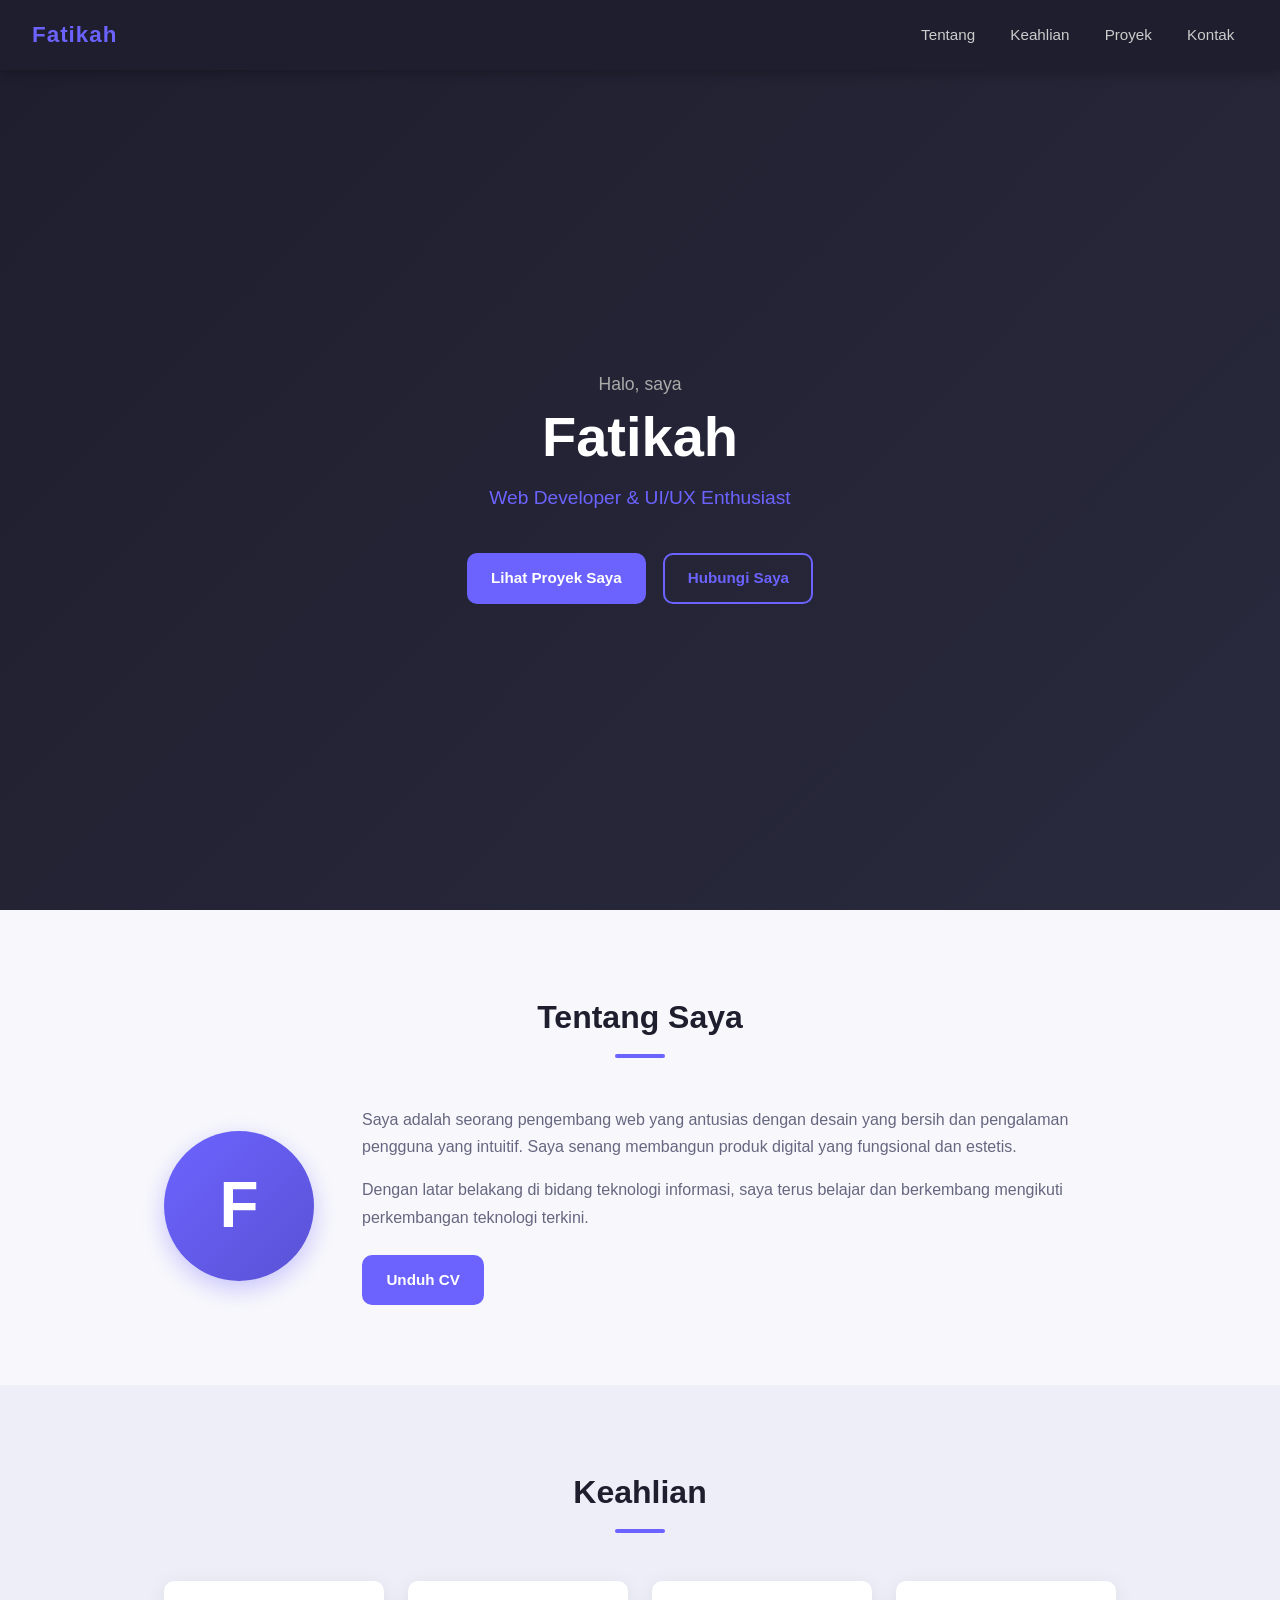
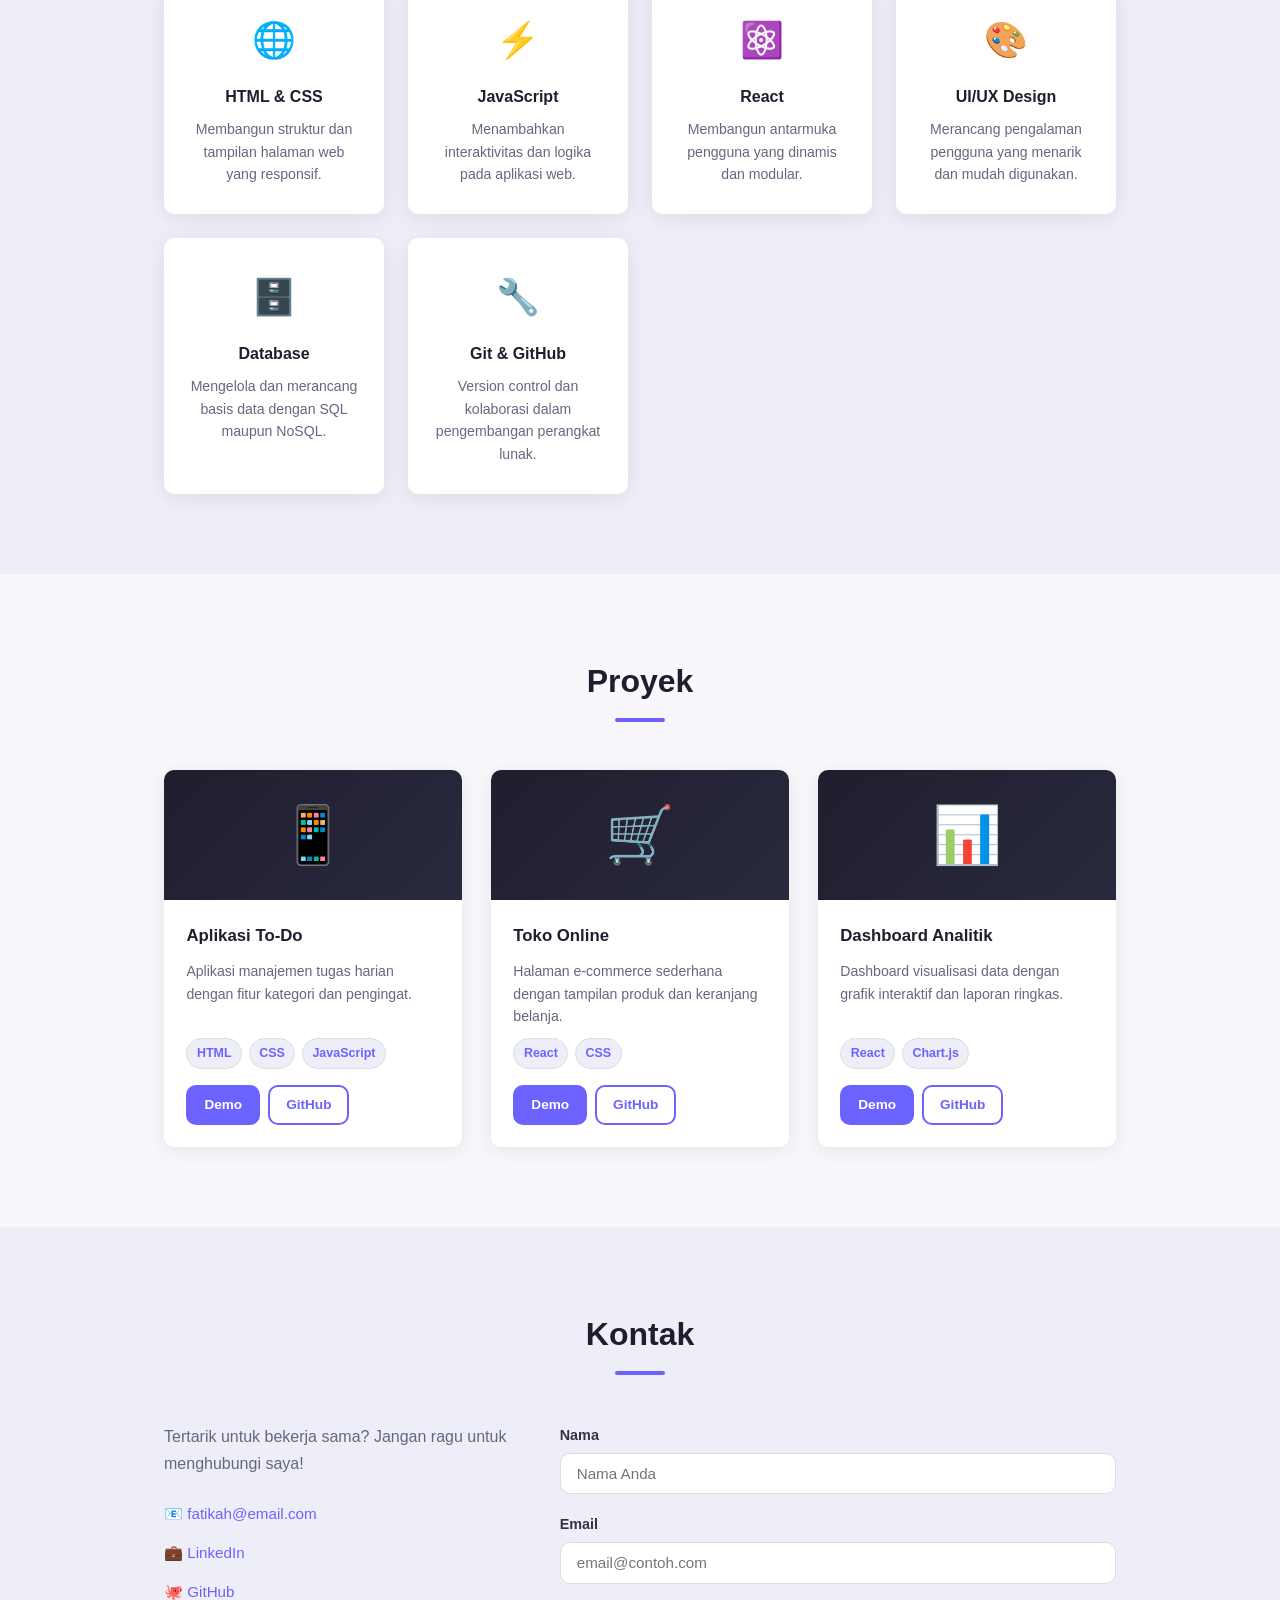
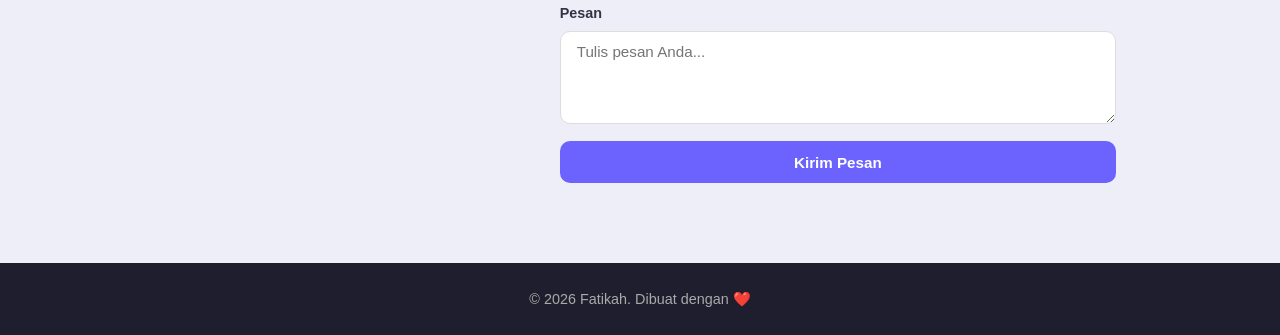
<file: index.html>
<!DOCTYPE html>
<html lang="id">
<head>
  <meta charset="UTF-8" />
  <meta name="viewport" content="width=device-width, initial-scale=1.0" />
  <title>Portofolio - Fatikah</title>
  <link rel="stylesheet" href="style.css" />
</head>
<body>

  <!-- Navigation -->
  <nav class="navbar">
    <div class="nav-brand">Fatikah</div>
    <ul class="nav-links">
      <li><a href="#about">Tentang</a></li>
      <li><a href="#skills">Keahlian</a></li>
      <li><a href="#projects">Proyek</a></li>
      <li><a href="#contact">Kontak</a></li>
    </ul>
  </nav>

  <!-- Hero Section -->
  <section class="hero" id="home">
    <div class="hero-content">
      <p class="hero-greeting">Halo, saya</p>
      <h1 class="hero-name">Fatikah</h1>
      <p class="hero-tagline">Web Developer &amp; UI/UX Enthusiast</p>
      <a href="#projects" class="btn btn-primary">Lihat Proyek Saya</a>
      <a href="#contact" class="btn btn-outline">Hubungi Saya</a>
    </div>
  </section>

  <!-- About Section -->
  <section class="section" id="about">
    <div class="container">
      <h2 class="section-title">Tentang Saya</h2>
      <div class="about-content">
        <div class="about-avatar">
          <div class="avatar-placeholder">F</div>
        </div>
        <div class="about-text">
          <p>
            Saya adalah seorang pengembang web yang antusias dengan desain yang bersih
            dan pengalaman pengguna yang intuitif. Saya senang membangun produk digital
            yang fungsional dan estetis.
          </p>
          <p>
            Dengan latar belakang di bidang teknologi informasi, saya terus belajar
            dan berkembang mengikuti perkembangan teknologi terkini.
          </p>
          <a href="#" class="btn btn-primary">Unduh CV</a>
        </div>
      </div>
    </div>
  </section>

  <!-- Skills Section -->
  <section class="section section-alt" id="skills">
    <div class="container">
      <h2 class="section-title">Keahlian</h2>
      <div class="skills-grid">
        <div class="skill-card">
          <div class="skill-icon">🌐</div>
          <h3>HTML &amp; CSS</h3>
          <p>Membangun struktur dan tampilan halaman web yang responsif.</p>
        </div>
        <div class="skill-card">
          <div class="skill-icon">⚡</div>
          <h3>JavaScript</h3>
          <p>Menambahkan interaktivitas dan logika pada aplikasi web.</p>
        </div>
        <div class="skill-card">
          <div class="skill-icon">⚛️</div>
          <h3>React</h3>
          <p>Membangun antarmuka pengguna yang dinamis dan modular.</p>
        </div>
        <div class="skill-card">
          <div class="skill-icon">🎨</div>
          <h3>UI/UX Design</h3>
          <p>Merancang pengalaman pengguna yang menarik dan mudah digunakan.</p>
        </div>
        <div class="skill-card">
          <div class="skill-icon">🗄️</div>
          <h3>Database</h3>
          <p>Mengelola dan merancang basis data dengan SQL maupun NoSQL.</p>
        </div>
        <div class="skill-card">
          <div class="skill-icon">🔧</div>
          <h3>Git &amp; GitHub</h3>
          <p>Version control dan kolaborasi dalam pengembangan perangkat lunak.</p>
        </div>
      </div>
    </div>
  </section>

  <!-- Projects Section -->
  <section class="section" id="projects">
    <div class="container">
      <h2 class="section-title">Proyek</h2>
      <div class="projects-grid">
        <div class="project-card">
          <div class="project-image">📱</div>
          <div class="project-info">
            <h3>Aplikasi To-Do</h3>
            <p>Aplikasi manajemen tugas harian dengan fitur kategori dan pengingat.</p>
            <div class="project-tags">
              <span class="tag">HTML</span>
              <span class="tag">CSS</span>
              <span class="tag">JavaScript</span>
            </div>
            <div class="project-links">
              <a href="#" class="btn btn-sm">Demo</a>
              <a href="#" class="btn btn-sm btn-outline">GitHub</a>
            </div>
          </div>
        </div>
        <div class="project-card">
          <div class="project-image">🛒</div>
          <div class="project-info">
            <h3>Toko Online</h3>
            <p>Halaman e-commerce sederhana dengan tampilan produk dan keranjang belanja.</p>
            <div class="project-tags">
              <span class="tag">React</span>
              <span class="tag">CSS</span>
            </div>
            <div class="project-links">
              <a href="#" class="btn btn-sm">Demo</a>
              <a href="#" class="btn btn-sm btn-outline">GitHub</a>
            </div>
          </div>
        </div>
        <div class="project-card">
          <div class="project-image">📊</div>
          <div class="project-info">
            <h3>Dashboard Analitik</h3>
            <p>Dashboard visualisasi data dengan grafik interaktif dan laporan ringkas.</p>
            <div class="project-tags">
              <span class="tag">React</span>
              <span class="tag">Chart.js</span>
            </div>
            <div class="project-links">
              <a href="#" class="btn btn-sm">Demo</a>
              <a href="#" class="btn btn-sm btn-outline">GitHub</a>
            </div>
          </div>
        </div>
      </div>
    </div>
  </section>

  <!-- Contact Section -->
  <section class="section section-alt" id="contact">
    <div class="container">
      <h2 class="section-title">Kontak</h2>
      <div class="contact-wrapper">
        <div class="contact-info">
          <p>Tertarik untuk bekerja sama? Jangan ragu untuk menghubungi saya!</p>
          <ul class="contact-list">
            <li>📧 <a href="mailto:fatikah@email.com">fatikah@email.com</a></li>
            <li>💼 <a href="#">LinkedIn</a></li>
            <li>🐙 <a href="#">GitHub</a></li>
          </ul>
        </div>
        <form class="contact-form">
          <div class="form-group">
            <label for="name">Nama</label>
            <input type="text" id="name" placeholder="Nama Anda" />
          </div>
          <div class="form-group">
            <label for="email">Email</label>
            <input type="email" id="email" placeholder="email@contoh.com" />
          </div>
          <div class="form-group">
            <label for="message">Pesan</label>
            <textarea id="message" rows="4" placeholder="Tulis pesan Anda..."></textarea>
          </div>
          <button type="submit" class="btn btn-primary">Kirim Pesan</button>
        </form>
      </div>
    </div>
  </section>

  <!-- Footer -->
  <footer class="footer">
    <p>&copy; 2026 Fatikah. Dibuat dengan ❤️</p>
  </footer>

</body>
</html>
</file>
<file: style.css>
/* ===========================
   Reset & Base
=========================== */
*, *::before, *::after {
  margin: 0;
  padding: 0;
  box-sizing: border-box;
}

:root {
  --primary:     #6c63ff;
  --primary-dark:#5a52d5;
  --dark:        #1e1e2e;
  --dark-alt:    #2a2a3e;
  --light:       #f8f8fc;
  --light-alt:   #eeeef8;
  --text:        #333344;
  --text-muted:  #666680;
  --white:       #ffffff;
  --radius:      10px;
  --shadow:      0 4px 20px rgba(0, 0, 0, 0.08);
  --transition:  0.25s ease;
}

html {
  scroll-behavior: smooth;
}

body {
  font-family: 'Segoe UI', Tahoma, Geneva, Verdana, sans-serif;
  background-color: var(--light);
  color: var(--text);
  line-height: 1.7;
}

a {
  text-decoration: none;
  color: inherit;
}

ul {
  list-style: none;
}

/* ===========================
   Utilities
=========================== */
.container {
  max-width: 1000px;
  margin: 0 auto;
  padding: 0 1.5rem;
}

.section {
  padding: 5rem 0;
}

.section-alt {
  background-color: var(--light-alt);
}

.section-title {
  font-size: 2rem;
  font-weight: 700;
  text-align: center;
  color: var(--dark);
  margin-bottom: 3rem;
  position: relative;
}

.section-title::after {
  content: '';
  display: block;
  width: 50px;
  height: 4px;
  background: var(--primary);
  border-radius: 2px;
  margin: 0.6rem auto 0;
}

/* ===========================
   Buttons
=========================== */
.btn {
  display: inline-block;
  padding: 0.65rem 1.4rem;
  border-radius: var(--radius);
  font-size: 0.95rem;
  font-weight: 600;
  cursor: pointer;
  border: 2px solid transparent;
  transition: background-color var(--transition), color var(--transition),
              border-color var(--transition), transform var(--transition);
}

.btn:hover {
  transform: translateY(-2px);
}

.btn-primary {
  background-color: var(--primary);
  color: var(--white);
  border-color: var(--primary);
}

.btn-primary:hover {
  background-color: var(--primary-dark);
  border-color: var(--primary-dark);
}

.btn-outline {
  background-color: transparent;
  color: var(--primary);
  border-color: var(--primary);
}

.btn-outline:hover {
  background-color: var(--primary);
  color: var(--white);
}

.btn-sm {
  padding: 0.4rem 1rem;
  font-size: 0.85rem;
  background-color: var(--primary);
  color: var(--white);
  border-color: var(--primary);
}

.btn-sm:hover {
  background-color: var(--primary-dark);
}

.btn-sm.btn-outline {
  background-color: transparent;
  color: var(--primary);
}

.btn-sm.btn-outline:hover {
  background-color: var(--primary);
  color: var(--white);
}

/* ===========================
   Navbar
=========================== */
.navbar {
  position: sticky;
  top: 0;
  z-index: 100;
  background-color: var(--dark);
  display: flex;
  align-items: center;
  justify-content: space-between;
  padding: 1rem 2rem;
  box-shadow: 0 2px 12px rgba(0, 0, 0, 0.3);
}

.nav-brand {
  font-size: 1.4rem;
  font-weight: 700;
  color: var(--primary);
  letter-spacing: 1px;
}

.nav-links {
  display: flex;
  gap: 0.5rem;
}

.nav-links a {
  color: #ccc;
  font-size: 0.95rem;
  padding: 0.4rem 0.85rem;
  border-radius: 6px;
  transition: background-color var(--transition), color var(--transition);
}

.nav-links a:hover {
  background-color: var(--primary);
  color: var(--white);
}

/* ===========================
   Hero
=========================== */
.hero {
  min-height: calc(100vh - 60px);
  background: linear-gradient(135deg, var(--dark) 0%, var(--dark-alt) 100%);
  display: flex;
  align-items: center;
  justify-content: center;
  text-align: center;
  padding: 3rem 1.5rem;
}

.hero-content {
  max-width: 600px;
}

.hero-greeting {
  font-size: 1.1rem;
  color: #aaa;
  margin-bottom: 0.3rem;
}

.hero-name {
  font-size: 3.5rem;
  font-weight: 800;
  color: var(--white);
  line-height: 1.15;
}

.hero-tagline {
  font-size: 1.2rem;
  color: var(--primary);
  margin: 0.8rem 0 2rem;
  font-weight: 500;
}

.hero-content .btn {
  margin: 0.4rem;
}

/* ===========================
   About
=========================== */
.about-content {
  display: flex;
  align-items: center;
  gap: 3rem;
  flex-wrap: wrap;
}

.about-avatar {
  flex-shrink: 0;
}

.avatar-placeholder {
  width: 150px;
  height: 150px;
  border-radius: 50%;
  background: linear-gradient(135deg, var(--primary), var(--primary-dark));
  color: var(--white);
  font-size: 4rem;
  font-weight: 700;
  display: flex;
  align-items: center;
  justify-content: center;
  box-shadow: 0 8px 24px rgba(108, 99, 255, 0.35);
}

.about-text {
  flex: 1;
  min-width: 260px;
}

.about-text p {
  color: var(--text-muted);
  margin-bottom: 1rem;
  font-size: 1rem;
}

.about-text .btn {
  margin-top: 0.5rem;
}

/* ===========================
   Skills
=========================== */
.skills-grid {
  display: grid;
  grid-template-columns: repeat(auto-fit, minmax(220px, 1fr));
  gap: 1.5rem;
}

.skill-card {
  background-color: var(--white);
  border-radius: var(--radius);
  padding: 1.8rem 1.5rem;
  text-align: center;
  box-shadow: var(--shadow);
  transition: transform var(--transition), box-shadow var(--transition);
}

.skill-card:hover {
  transform: translateY(-6px);
  box-shadow: 0 8px 30px rgba(108, 99, 255, 0.15);
}

.skill-icon {
  font-size: 2.2rem;
  margin-bottom: 0.8rem;
}

.skill-card h3 {
  font-size: 1rem;
  font-weight: 700;
  color: var(--dark);
  margin-bottom: 0.5rem;
}

.skill-card p {
  font-size: 0.88rem;
  color: var(--text-muted);
  line-height: 1.6;
}

/* ===========================
   Projects
=========================== */
.projects-grid {
  display: grid;
  grid-template-columns: repeat(auto-fit, minmax(280px, 1fr));
  gap: 1.8rem;
}

.project-card {
  background-color: var(--white);
  border-radius: var(--radius);
  overflow: hidden;
  box-shadow: var(--shadow);
  transition: transform var(--transition), box-shadow var(--transition);
  display: flex;
  flex-direction: column;
}

.project-card:hover {
  transform: translateY(-6px);
  box-shadow: 0 8px 30px rgba(108, 99, 255, 0.15);
}

.project-image {
  background: linear-gradient(135deg, var(--dark) 0%, var(--dark-alt) 100%);
  height: 130px;
  display: flex;
  align-items: center;
  justify-content: center;
  font-size: 3.5rem;
}

.project-info {
  padding: 1.4rem;
  flex: 1;
  display: flex;
  flex-direction: column;
  gap: 0.6rem;
}

.project-info h3 {
  font-size: 1.05rem;
  font-weight: 700;
  color: var(--dark);
}

.project-info p {
  font-size: 0.88rem;
  color: var(--text-muted);
  line-height: 1.6;
  flex: 1;
}

.project-tags {
  display: flex;
  flex-wrap: wrap;
  gap: 0.4rem;
}

.tag {
  background-color: var(--light-alt);
  color: var(--primary);
  font-size: 0.78rem;
  font-weight: 600;
  padding: 0.25rem 0.6rem;
  border-radius: 20px;
  border: 1px solid #ddd;
}

.project-links {
  display: flex;
  gap: 0.5rem;
  margin-top: 0.4rem;
}

/* ===========================
   Contact
=========================== */
.contact-wrapper {
  display: grid;
  grid-template-columns: 1fr 1.6fr;
  gap: 3rem;
  align-items: start;
  flex-wrap: wrap;
}

.contact-info p {
  color: var(--text-muted);
  margin-bottom: 1.5rem;
  font-size: 1rem;
}

.contact-list {
  display: flex;
  flex-direction: column;
  gap: 0.8rem;
}

.contact-list li {
  font-size: 0.95rem;
  color: var(--text-muted);
}

.contact-list a {
  color: var(--primary);
  font-weight: 500;
  transition: color var(--transition);
}

.contact-list a:hover {
  color: var(--primary-dark);
  text-decoration: underline;
}

.contact-form {
  display: flex;
  flex-direction: column;
  gap: 1.1rem;
}

.form-group {
  display: flex;
  flex-direction: column;
  gap: 0.35rem;
}

.form-group label {
  font-size: 0.9rem;
  font-weight: 600;
  color: var(--text);
}

.form-group input,
.form-group textarea {
  padding: 0.7rem 1rem;
  border: 1.5px solid #ddd;
  border-radius: var(--radius);
  font-size: 0.95rem;
  font-family: inherit;
  color: var(--text);
  background-color: var(--white);
  transition: border-color var(--transition), box-shadow var(--transition);
  resize: vertical;
}

.form-group input:focus,
.form-group textarea:focus {
  outline: none;
  border-color: var(--primary);
  box-shadow: 0 0 0 3px rgba(108, 99, 255, 0.15);
}

/* ===========================
   Footer
=========================== */
.footer {
  background-color: var(--dark);
  color: #aaa;
  text-align: center;
  padding: 1.5rem;
  font-size: 0.9rem;
}

/* ===========================
   Responsive
=========================== */
@media (max-width: 768px) {
  .hero-name {
    font-size: 2.5rem;
  }

  .about-content {
    flex-direction: column;
    text-align: center;
  }

  .contact-wrapper {
    grid-template-columns: 1fr;
  }

  .nav-links {
    gap: 0.2rem;
  }

  .nav-links a {
    font-size: 0.85rem;
    padding: 0.35rem 0.6rem;
  }
}

@media (max-width: 480px) {
  .navbar {
    flex-direction: column;
    gap: 0.8rem;
    padding: 0.8rem 1rem;
  }

  .hero-name {
    font-size: 2rem;
  }

  .section-title {
    font-size: 1.6rem;
  }
}
</file>
